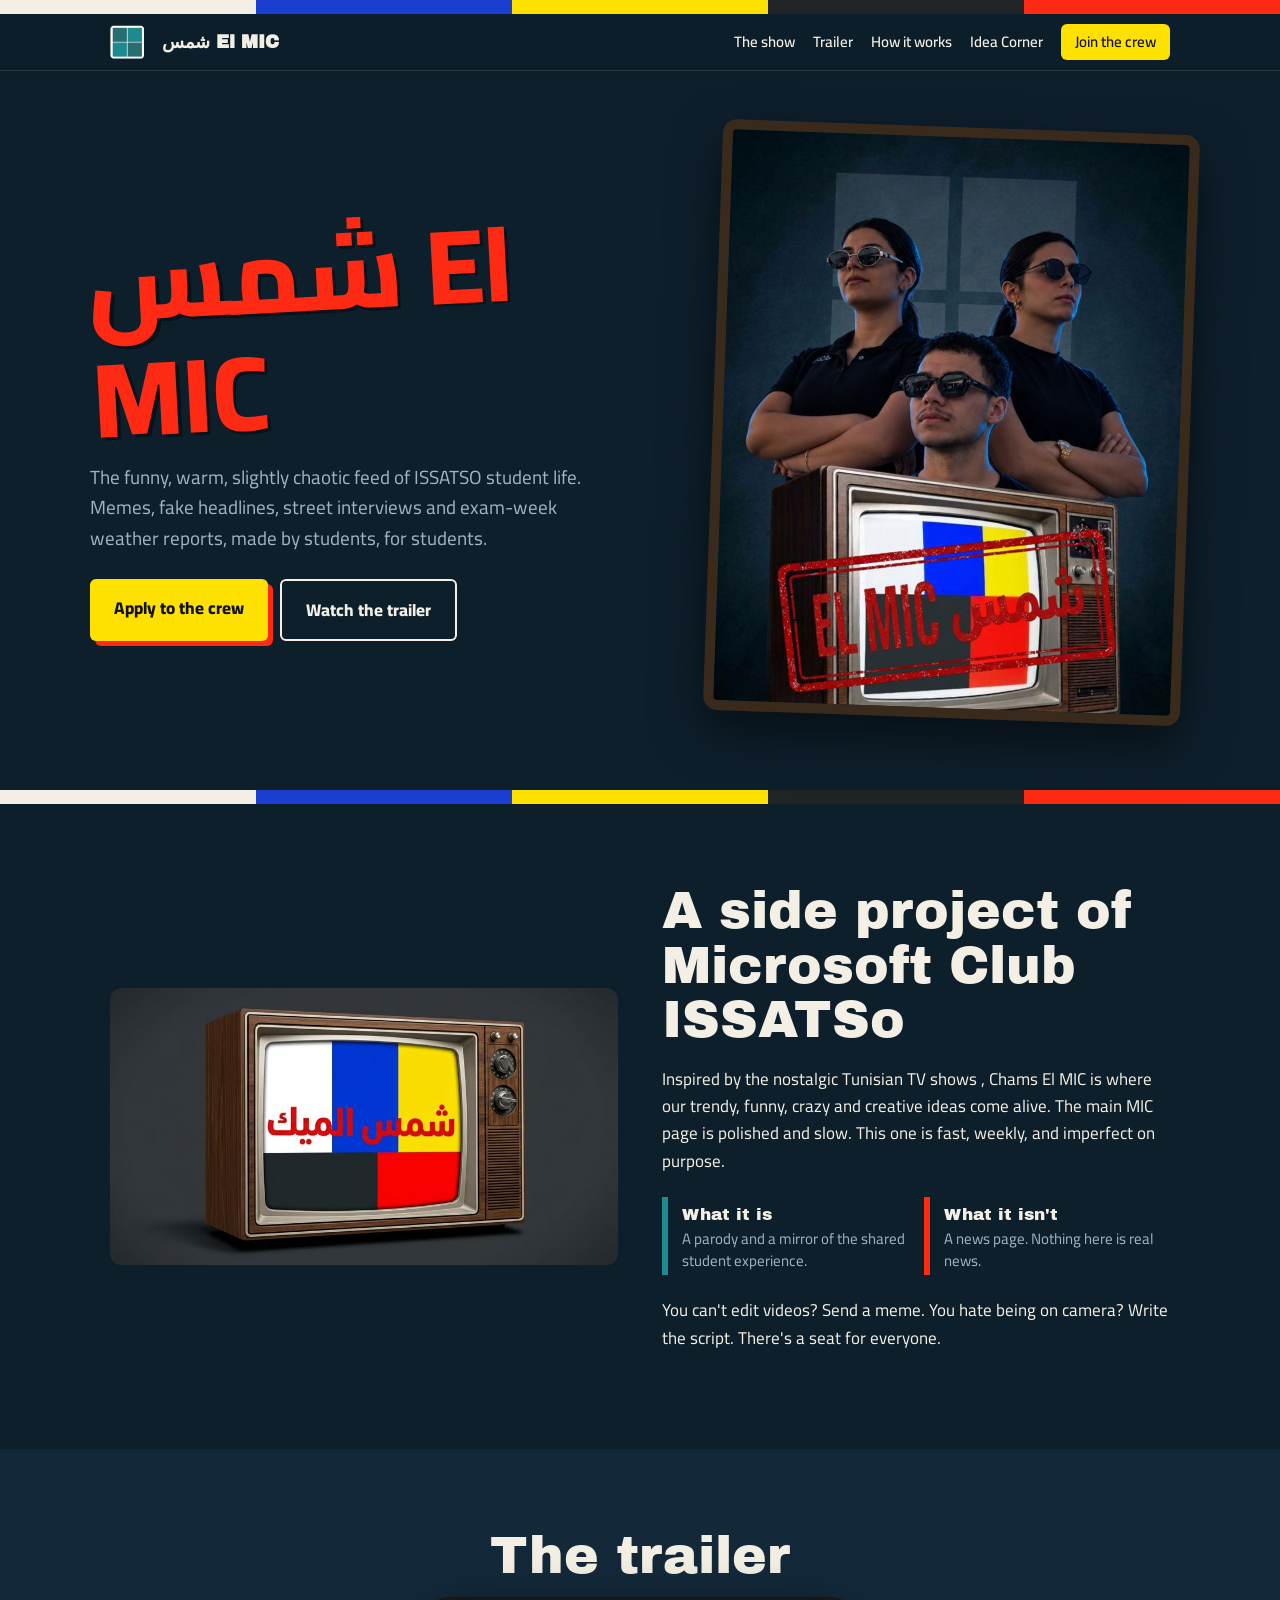
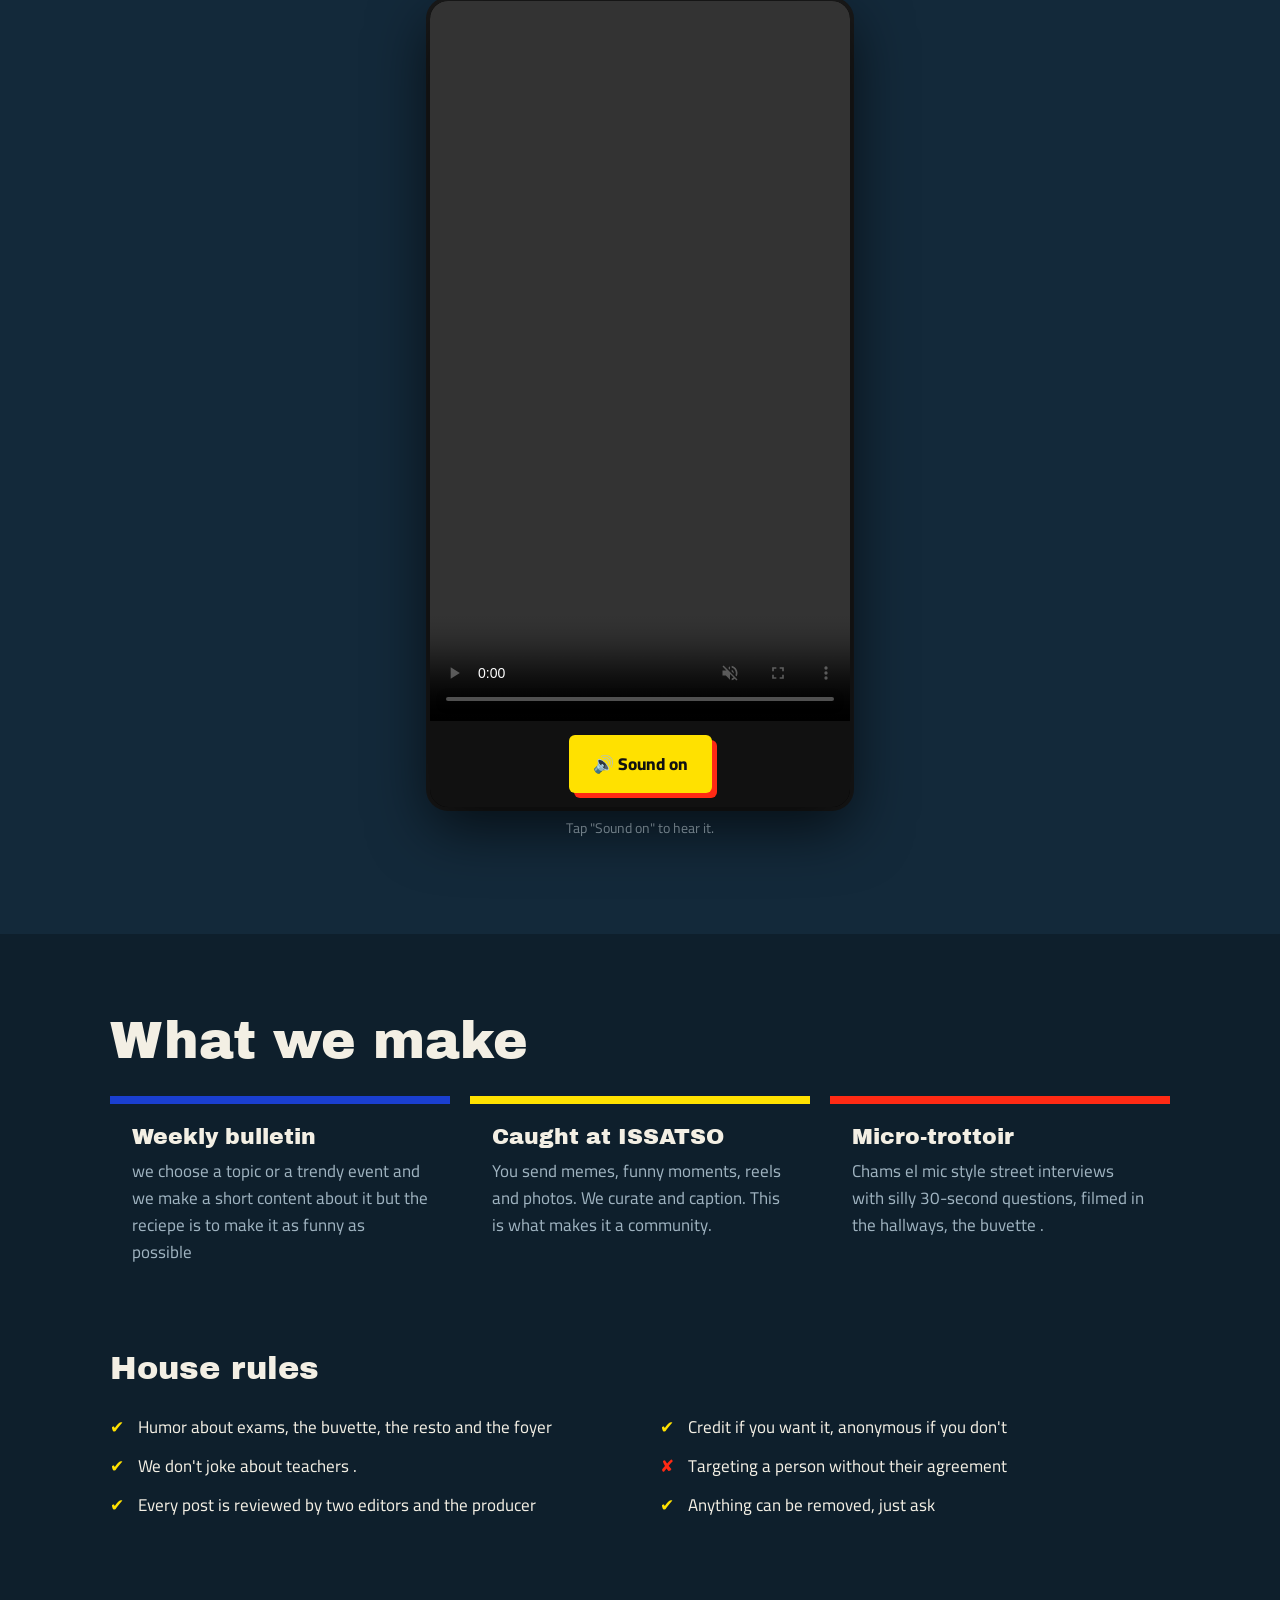
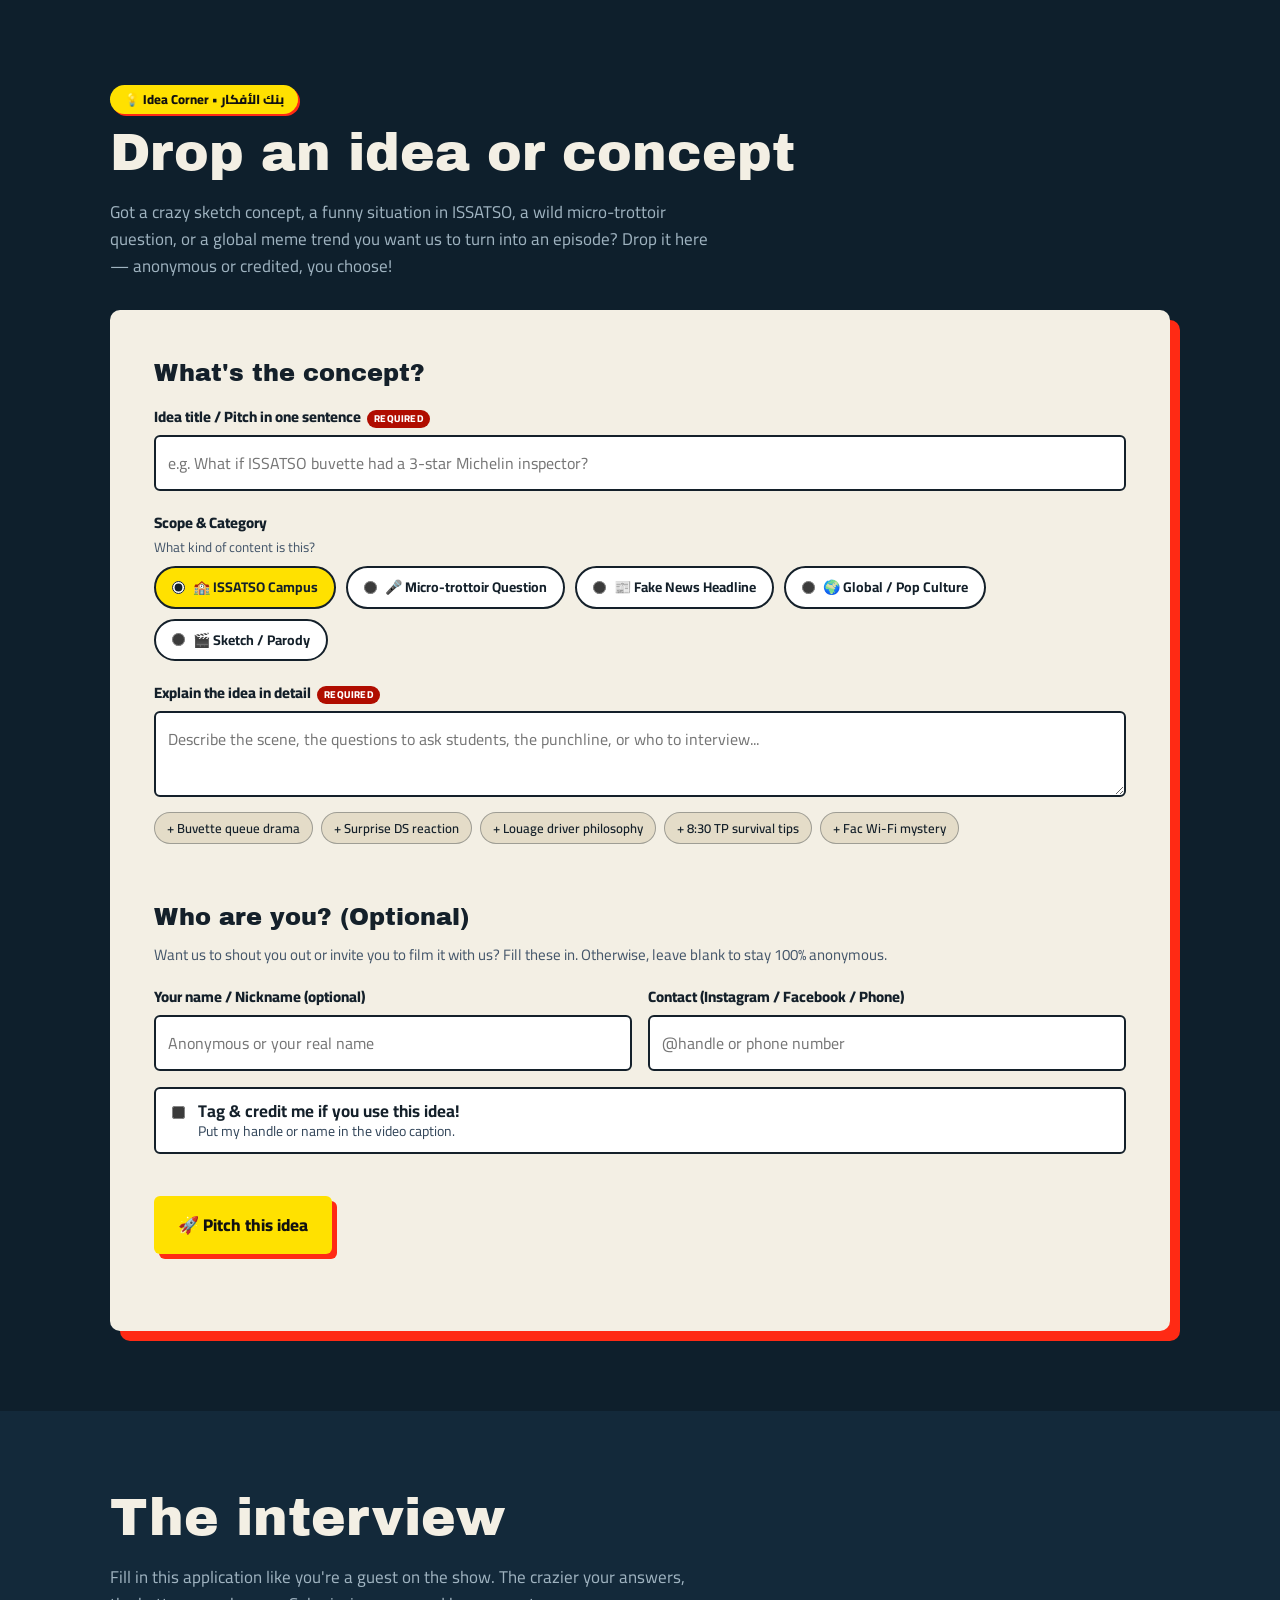
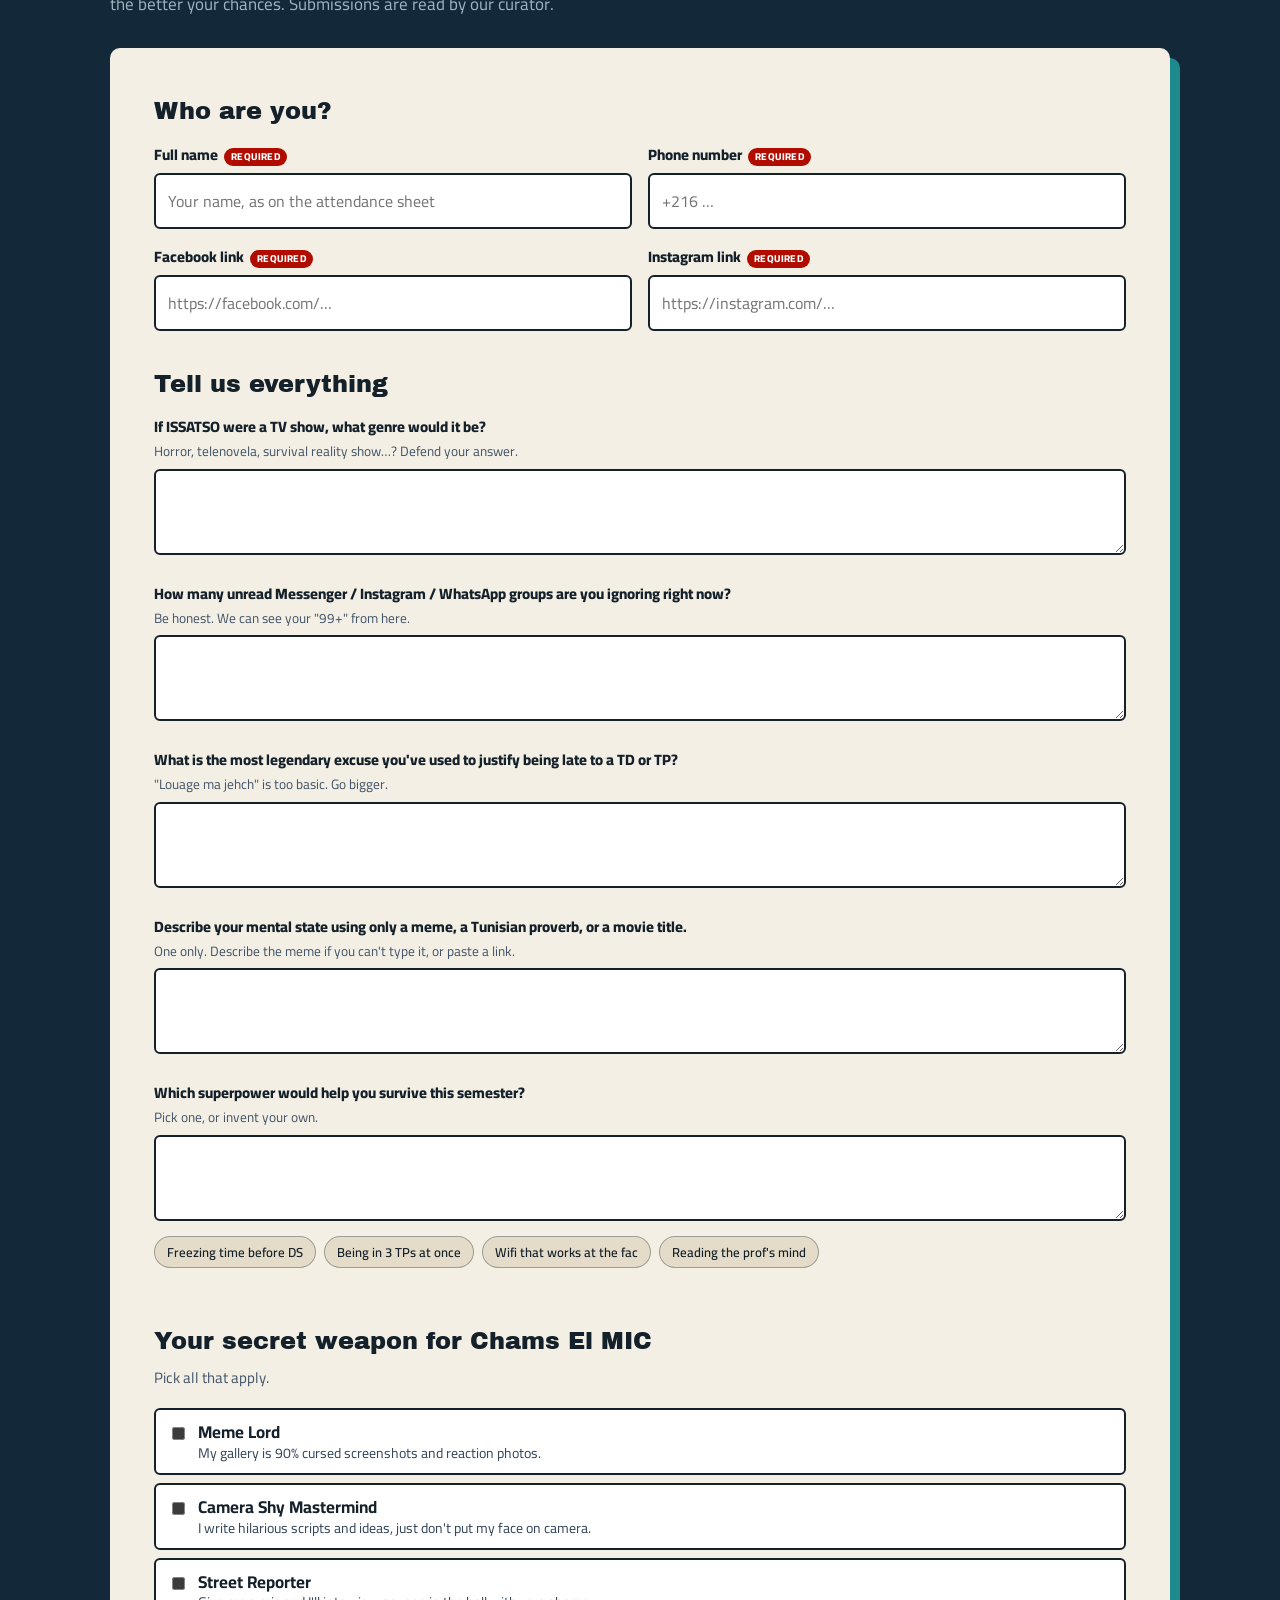
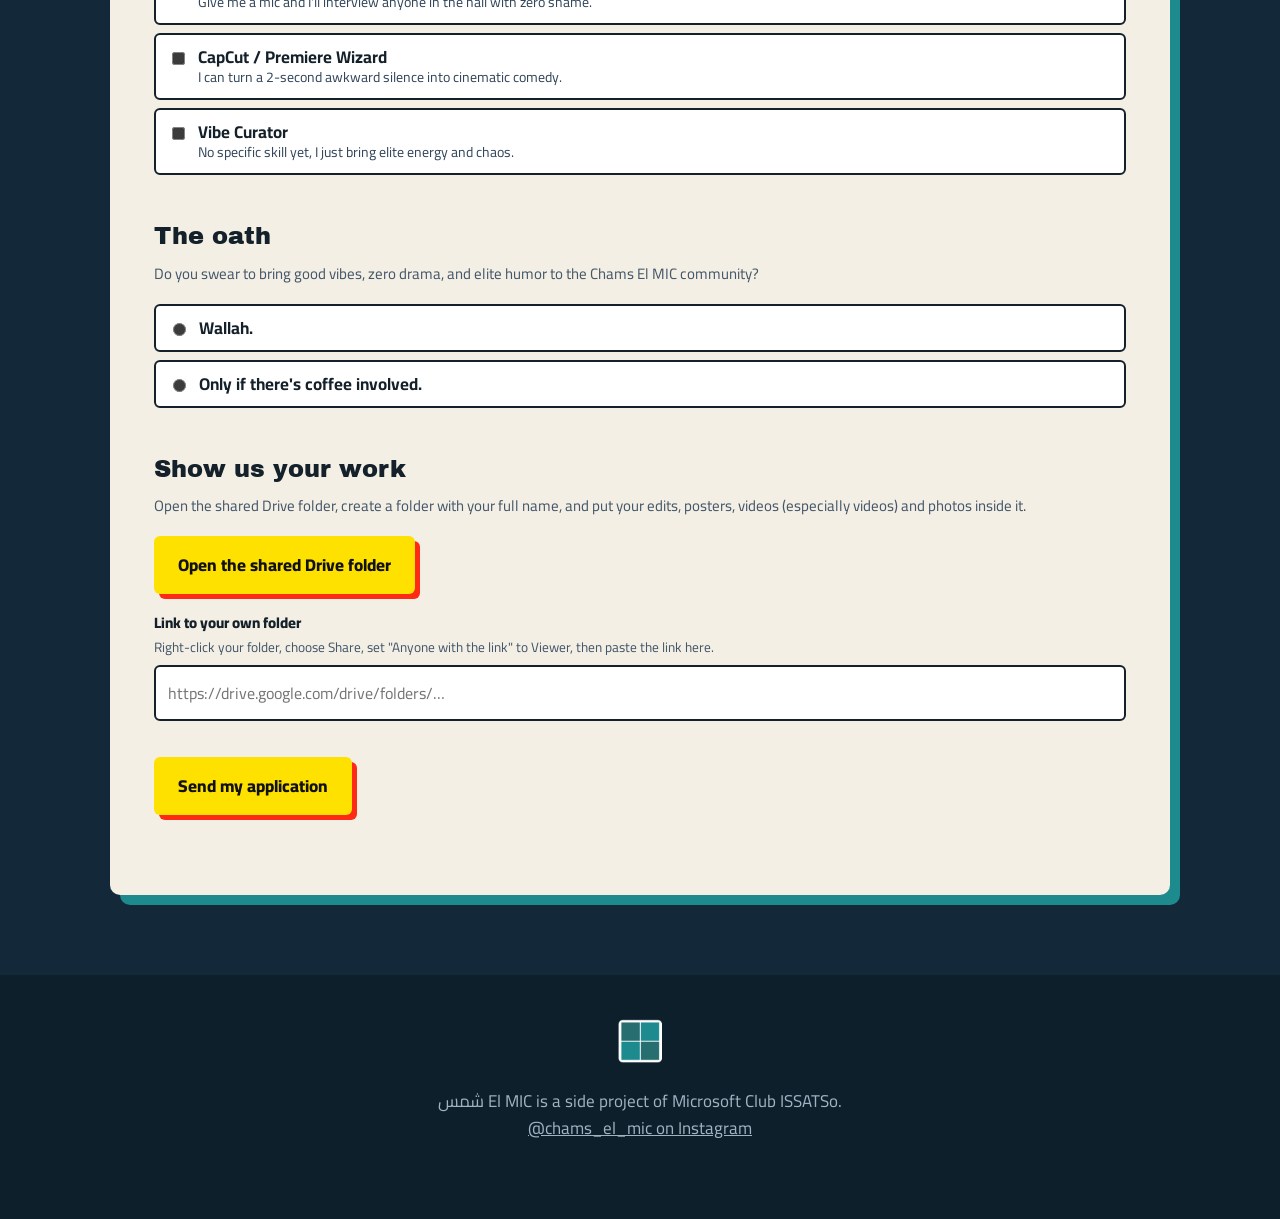
<file: index.html>
<!DOCTYPE html>
<html lang="en">

<head>
  <meta charset="utf-8">
  <meta name="viewport" content="width=device-width, initial-scale=1, viewport-fit=cover">
  <title>شمس El MIC — Join the crew</title>
  <link rel="icon"
    href="data:image/svg+xml,%3Csvg xmlns='http://www.w3.org/2000/svg' viewBox='0 0 100 100'%3E%3Ctext y='.9em' font-size='90'%3E📺%3C/text%3E%3C/svg%3E">
  <link href="https://fonts.googleapis.com/css2?family=Archivo+Black&family=Cairo:wght@400;600;800&display=swap"
    rel="stylesheet">
  <link rel="stylesheet" href="styles.css">
</head>

<body>
  <div class="bars"></div>
  <nav>
    <div class="in"><img
        src="[data-uri]"
        alt="Microsoft Club ISSATSo logo"><b>شمس El MIC</b>
      <a class="l" href="#about">The show</a><a class="l" href="#trailer">Trailer</a><a class="l" href="#how">How it
        works</a><a class="l" href="#ideas">Idea Corner</a><a class="btn" href="#join">Join the crew</a>
    </div>
  </nav>

  <header class="wrap hero">
    <div>
      <h1><span class="ar">شمس El MIC</span></h1>
      <p>The funny, warm, slightly chaotic feed of ISSATSO student life. Memes, fake headlines, street interviews and
        exam-week weather reports, made by students, for students.</p>
      <div class="cta"><a class="b y" href="#join">Apply to the crew</a><a class="b o" href="#trailer">Watch the
          trailer</a></div>
    </div>
    <img class="poster"
      src="[data-uri]"
      alt="Three students in sunglasses behind a retro TV stamped Chams El MIC">
  </header>
  <div class="bars"></div>

  <section id="about">
    <div class="wrap two">
      <img
        src="[data-uri]"
        alt="Retro TV showing the Chams El MIC test card">
      <div>
        <h2>A side project of Microsoft Club ISSATSo</h2>
        <p>Inspired by the nostalgic Tunisian TV shows , Chams El MIC is where our trendy, funny, crazy
          and creative ideas come alive. The main MIC page is polished and slow. This one is fast, weekly, and imperfect
          on purpose.</p>
        <div class="what">
          <div><b>What it is</b><span>A parody and a mirror of the shared student experience.</span></div>
          <div class="no"><b>What it isn't</b><span>A news page. Nothing here is real news.</span></div>
        </div>
        <p class="offer-note">You can't edit videos? Send a meme. You hate being on camera? Write the script.
          There's a seat for everyone.</p>
      </div>
    </div>
  </section>

  <section id="trailer" class="sec2">
    <div class="wrap">
      <h2 class="section-heading-centered">The trailer</h2>
      <div class="cinema">
        <div class="cinema-screen" id="screen"></div>
        <div class="cinema-controls">
          <button class="b y" id="mute" type="button" hidden>🔊 Sound on</button>
        </div>
      </div>
      <p class="trailer-note" id="tnote"></p>
    </div>
  </section>

  <section id="how">
    <div class="wrap">
      <h2>What we make</h2>
      <div class="steps">
        <article>
          <h3>Weekly bulletin</h3>
          <p>we choose a topic or a trendy event and we make a short content about it but the reciepe is to make it as
            funny as possible </p>
        </article>
        <article>
          <h3>Caught at ISSATSO</h3>
          <p>You send memes, funny moments, reels and photos. We curate and caption. This is what makes it a community.
          </p>
        </article>
        <article>
          <h3>Micro-trottoir</h3>
          <p>Chams el mic style street interviews with silly 30-second questions, filmed in the hallways, the buvette .
          </p>
        </article>
      </div>
      <h2 class="house-rules-heading">House rules</h2>
      <ul class="charter">
        <li>Humor about exams, the buvette, the resto and the foyer</li>
        <li>We don't joke about teachers .</li>
        <li>Every post is reviewed by two editors and the producer</li>
        <li>Credit if you want it, anonymous if you don't</li>
        <li class="n">Targeting a person without their agreement</li>
        <li>Anything can be removed, just ask</li>
      </ul>
    </div>
  </section>

  <section id="ideas">
    <div class="wrap">
      <div class="ideas-header">
        <span class="idea-tag">💡 Idea Corner • بنك الأفكار</span>
        <h2>Drop an idea or concept</h2>
        <p class="application-intro">Got a crazy sketch concept, a funny situation in ISSATSO, a wild micro-trottoir question, or a global meme trend you want us to turn into an episode? Drop it here — anonymous or credited, you choose!</p>
      </div>

      <form id="ideaForm" novalidate>
        <div id="ideabody">
          <fieldset>
            <legend>What's the concept?</legend>
            <div class="q">
              <label class="f">Idea title / Pitch in one sentence<small class="req-note">Required</small>
                <input type="text" name="idea_title" required placeholder="e.g. What if ISSATSO buvette had a 3-star Michelin inspector?">
              </label>
            </div>

            <div class="q">
              <label class="f">Scope & Category<small>What kind of content is this?</small></label>
              <div class="idea-types">
                <label class="opt-mini">
                  <input type="radio" name="idea_category" value="ISSATSO Campus Life" checked>
                  <span>🏫 ISSATSO Campus</span>
                </label>
                <label class="opt-mini">
                  <input type="radio" name="idea_category" value="Micro-trottoir Question">
                  <span>🎤 Micro-trottoir Question</span>
                </label>
                <label class="opt-mini">
                  <input type="radio" name="idea_category" value="Fake News / Bulletin">
                  <span>📰 Fake News Headline</span>
                </label>
                <label class="opt-mini">
                  <input type="radio" name="idea_category" value="Global / Pop Culture Meme">
                  <span>🌍 Global / Pop Culture</span>
                </label>
                <label class="opt-mini">
                  <input type="radio" name="idea_category" value="Sketch / Video Parody">
                  <span>🎬 Sketch / Parody</span>
                </label>
              </div>
            </div>

            <div class="q">
              <label class="f">Explain the idea in detail<small class="req-note">Required</small>
                <textarea name="idea_details" id="idea_details_input" required placeholder="Describe the scene, the questions to ask students, the punchline, or who to interview..."></textarea>
              </label>
              <div class="chips" data-for="idea_details_input">
                <button type="button">+ Buvette queue drama</button>
                <button type="button">+ Surprise DS reaction</button>
                <button type="button">+ Louage driver philosophy</button>
                <button type="button">+ 8:30 TP survival tips</button>
                <button type="button">+ Fac Wi-Fi mystery</button>
              </div>
            </div>
          </fieldset>

          <fieldset>
            <legend>Who are you? (Optional)</legend>
            <p class="sub">Want us to shout you out or invite you to film it with us? Fill these in. Otherwise, leave blank to stay 100% anonymous.</p>
            <div class="g">
              <label class="f">Your name / Nickname (optional)
                <input type="text" name="idea_author" placeholder="Anonymous or your real name">
              </label>
              <label class="f">Contact (Instagram / Facebook / Phone)
                <input type="text" name="idea_contact" placeholder="@handle or phone number">
              </label>
            </div>
            <div class="opt-credit">
              <label class="opt">
                <input type="checkbox" name="idea_credit_on_screen" value="yes">
                <div><b>Tag & credit me if you use this idea!</b><span>Put my handle or name in the video caption.</span></div>
              </label>
            </div>
          </fieldset>

          <div class="form-actions">
            <button class="b y" type="submit" id="submitIdeaBtn">🚀 Pitch this idea</button>
          </div>
          <div class="err" id="ideaErr" role="alert"></div>
        </div>

        <div id="ideaOk" class="idea-success-box" tabindex="-1">
          <h3>💥 Idea in the brainstorm bin!</h3>
          <p>Thanks for the fuel. Our crew reads through every concept. If this makes it to a shoot, you're officially part of the madness.</p>
          <div class="cta">
            <button type="button" class="b y" id="anotherIdeaBtn">Drop another idea</button>
            <a class="b o dark-button" href="https://www.instagram.com/chams_el_mic/" target="_blank" rel="noopener">DM us on Instagram</a>
          </div>
        </div>
      </form>
    </div>
  </section>

  <section id="join" class="sec2">
    <div class="wrap">
      <h2>The interview</h2>
      <p class="application-intro">Fill in this application like you're a guest on the show. The crazier
        your answers, the better your chances. Submissions are read by our curator.</p>
      <form id="f" novalidate>
        <div id="formbody">
          <fieldset>
            <legend>Who are you?</legend>
            <div class="g">
              <label class="f">Full name<small class="req-note">Required</small><input type="text" name="name" required autocomplete="name"
                  placeholder="Your name, as on the attendance sheet"></label>
              <label class="f">Phone number<small class="req-note">Required</small><input type="tel" name="phone" required autocomplete="tel"
                  placeholder="+216 …"></label>
              <label class="f">Facebook link<small class="req-note">Required</small><input type="url" name="facebook" required
                  placeholder="https://facebook.com/…"></label>
              <label class="f">Instagram link<small class="req-note">Required</small><input type="url" name="instagram" required
                  placeholder="https://instagram.com/…"></label>
            </div>
          </fieldset>
          <fieldset>
            <legend>Tell us everything</legend>
            <div class="q"><label class="f">If ISSATSO were a TV show, what genre would it be?<small>Horror, telenovela,
                  survival reality show…? Defend your answer.</small><textarea name="q_genre"></textarea></label></div>
            <div class="q"><label class="f">How many unread Messenger / Instagram / WhatsApp groups are you ignoring
                right now?<small>Be honest. We can see your "99+" from here.</small><textarea
                  name="q_groups"></textarea></label></div>
            <div class="q"><label class="f">What is the most legendary excuse you've used to justify being late to a TD
                or TP?<small>"Louage ma jehch" is too basic. Go bigger.</small><textarea
                  name="q_excuse"></textarea></label></div>
            <div class="q"><label class="f">Describe your mental state using only a meme, a Tunisian proverb, or a movie
                title.<small>One only. Describe the meme if you can't type it, or paste a link.</small><textarea
                  name="q_mind"></textarea></label></div>
            <div class="q"><label class="f">Which superpower would help you survive this semester?<small>Pick one, or
                  invent your own.</small><textarea name="q_power" id="power"></textarea></label>
              <div class="chips" data-for="power"><button type="button">Freezing time before DS</button><button
                  type="button">Being in 3 TPs at once</button><button type="button">Wifi that works at the
                  fac</button><button type="button">Reading the prof's mind</button></div>
            </div>
          </fieldset>
          <fieldset>
            <legend>Your secret weapon for Chams El MIC</legend>
            <p class="sub">Pick all that apply.</p>
            <label class="opt"><input type="checkbox" name="weapon" value="Meme Lord">
              <div><b>Meme Lord</b><span>My gallery is 90% cursed screenshots and reaction photos.</span></div>
            </label>
            <label class="opt"><input type="checkbox" name="weapon" value="Camera Shy Mastermind">
              <div><b>Camera Shy Mastermind</b><span>I write hilarious scripts and ideas, just don't put my face on
                  camera.</span></div>
            </label>
            <label class="opt"><input type="checkbox" name="weapon" value="Street Reporter">
              <div><b>Street Reporter</b><span>Give me a mic and I'll interview anyone in the hall with zero
                  shame.</span></div>
            </label>
            <label class="opt"><input type="checkbox" name="weapon" value="CapCut/Premiere Wizard">
              <div><b>CapCut / Premiere Wizard</b><span>I can turn a 2-second awkward silence into cinematic
                  comedy.</span></div>
            </label>
            <label class="opt"><input type="checkbox" name="weapon" value="Vibe Curator">
              <div><b>Vibe Curator</b><span>No specific skill yet, I just bring elite energy and chaos.</span></div>
            </label>
          </fieldset>
          <fieldset>
            <legend>The oath</legend>
            <p class="sub">Do you swear to bring good vibes, zero drama, and elite humor to the Chams El MIC community?
            </p>
            <label class="opt"><input type="radio" name="oath" value="Wallah I swear" required>
              <div><b>Wallah.</b></div>
            </label>
            <label class="opt"><input type="radio" name="oath" value="Only if there's coffee involved">
              <div><b>Only if there's coffee involved.</b></div>
            </label>
          </fieldset>
          <fieldset>
            <legend>Show us your work</legend>
            <p class="sub">Open the shared Drive folder, create a folder with your full name, and put your edits,
              posters, videos (especially videos) and photos inside it.</p>
            <p><a class="b y"
                href="https://drive.google.com/drive/folders/1q2_h8qsWK98lzIp7lBUk5NIuYo87Y4Lu?usp=sharing"
                target="_blank" rel="noopener">Open the shared Drive folder</a></p>
            <label class="f">Link to your own folder<small>Right-click your folder, choose Share, set "Anyone with the
                link" to Viewer, then paste the link here.</small><input type="url" name="drive"
                placeholder="https://drive.google.com/drive/folders/…"></label>
          </fieldset>
          <div class="form-actions">
            <button class="b y" type="submit" id="go">Send my application</button>
            <button class="b o" type="button" id="dlpdf">⬇ Download as PDF</button>
          </div>
          <div class="err" id="err" role="alert"></div>
        </div>
        <div id="ok" tabindex="-1"></div>
      </form>
    </div>
  </section>

  <footer>
    <div class="wrap"><img
        src="[data-uri]"
        alt="">
      <p>شمس El MIC is a side project of Microsoft Club ISSATSo.<br><a href="https://www.instagram.com/chams_el_mic/"
          target="_blank" rel="noopener">@chams_el_mic on Instagram</a></p>
    </div>
  </footer>

  <script src="script.js" defer></script>
</body>

</html>
</file>
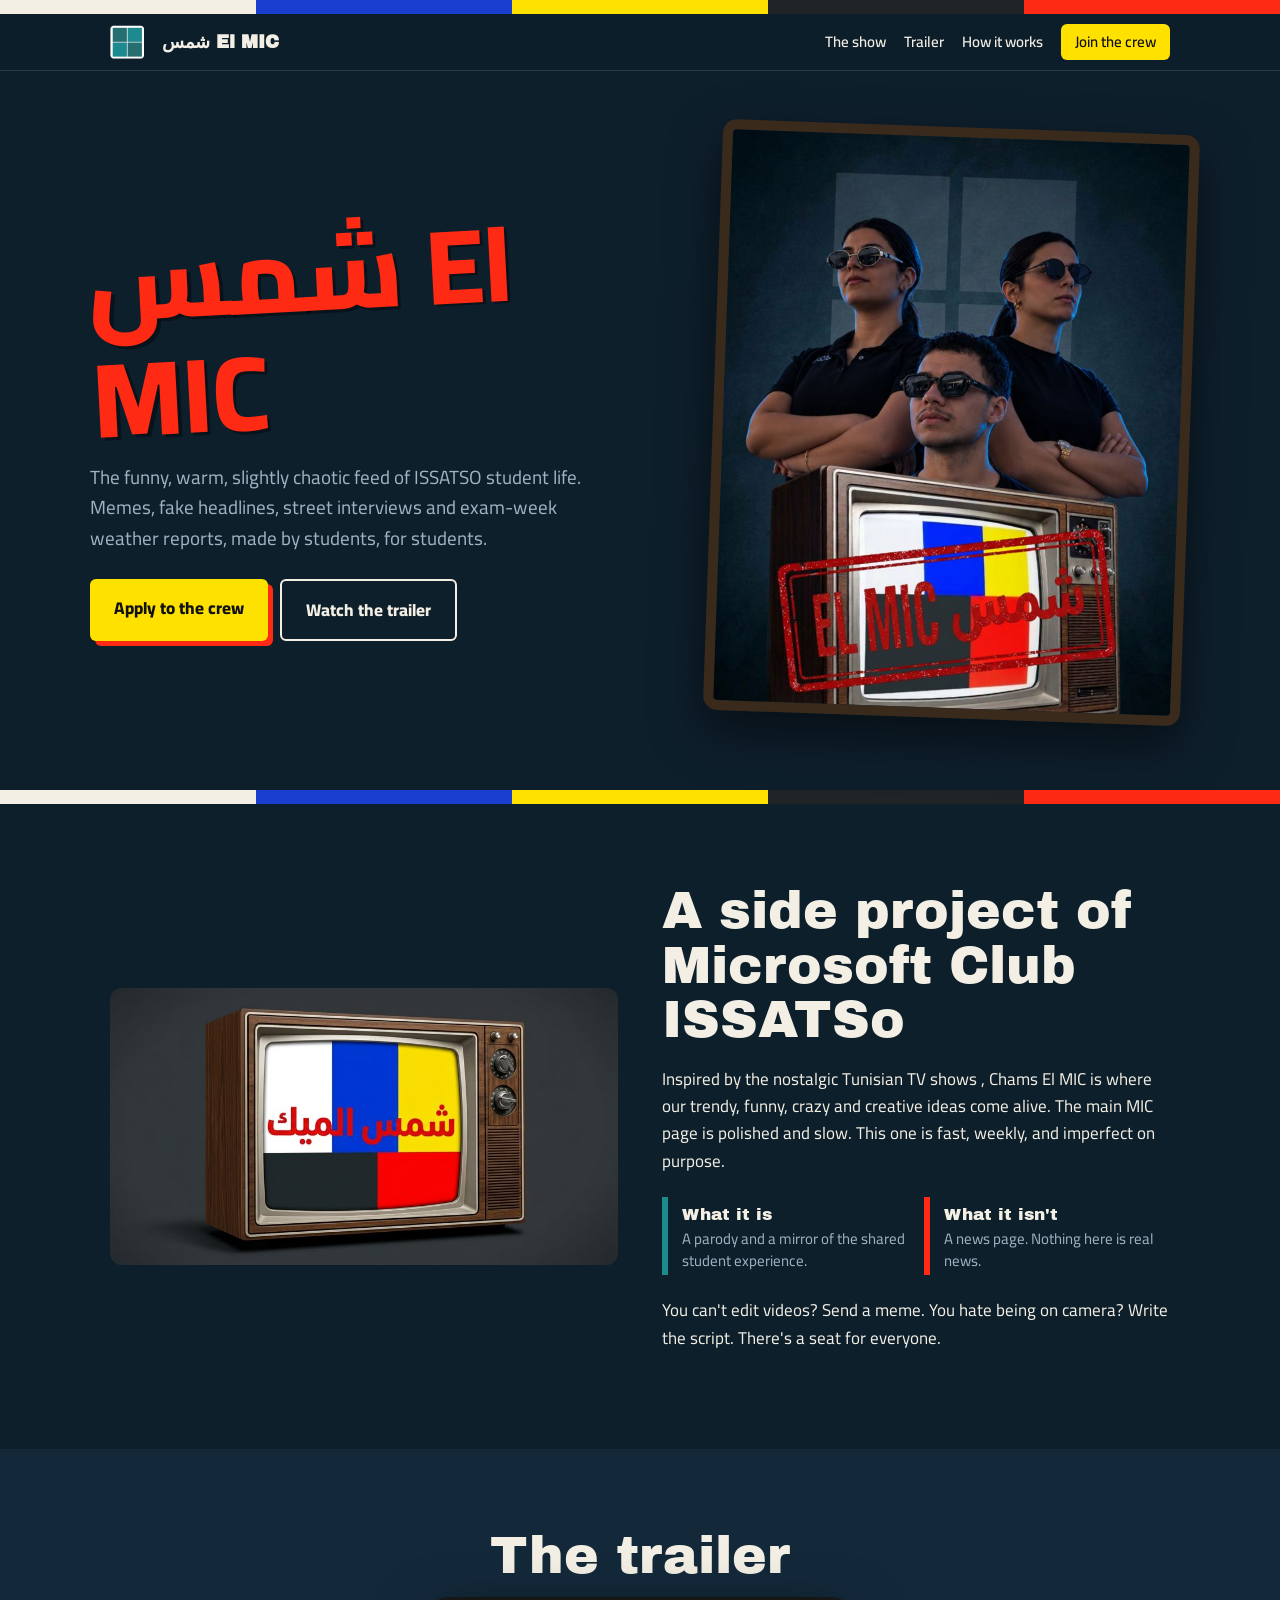
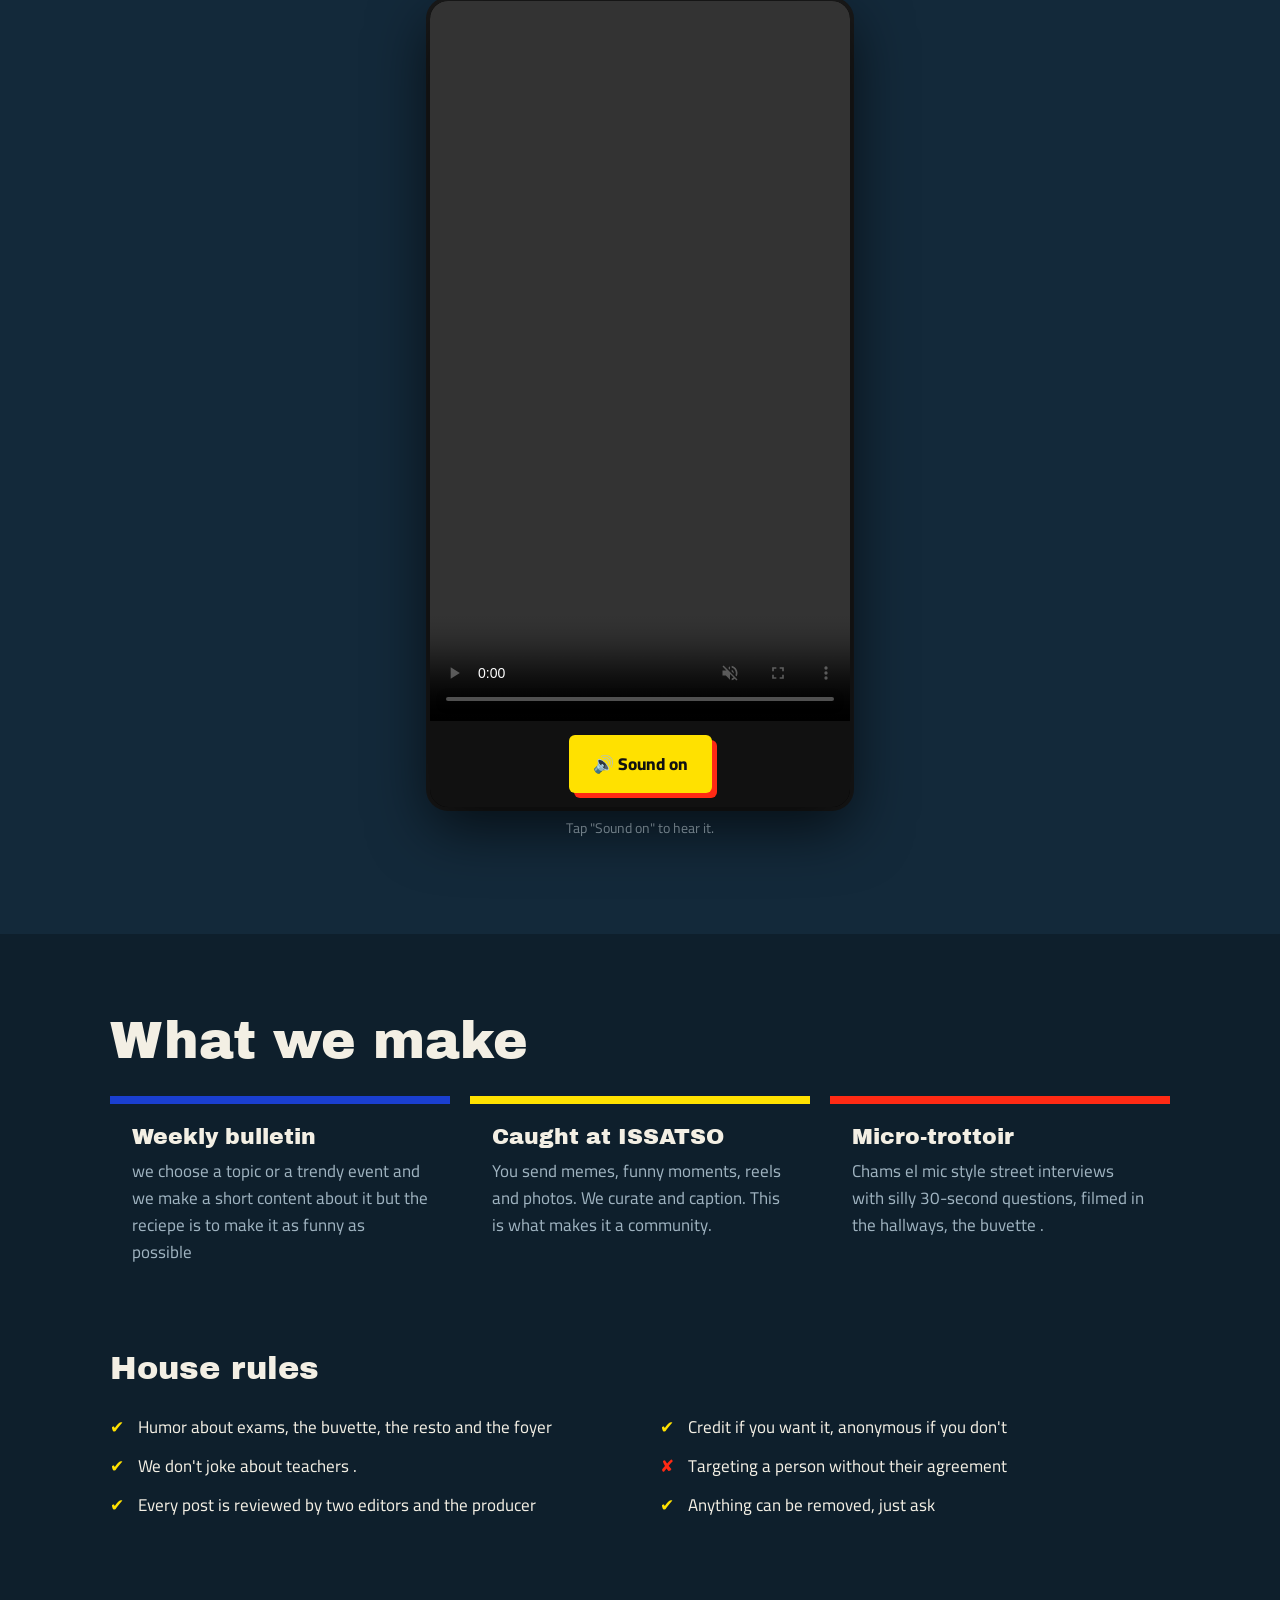
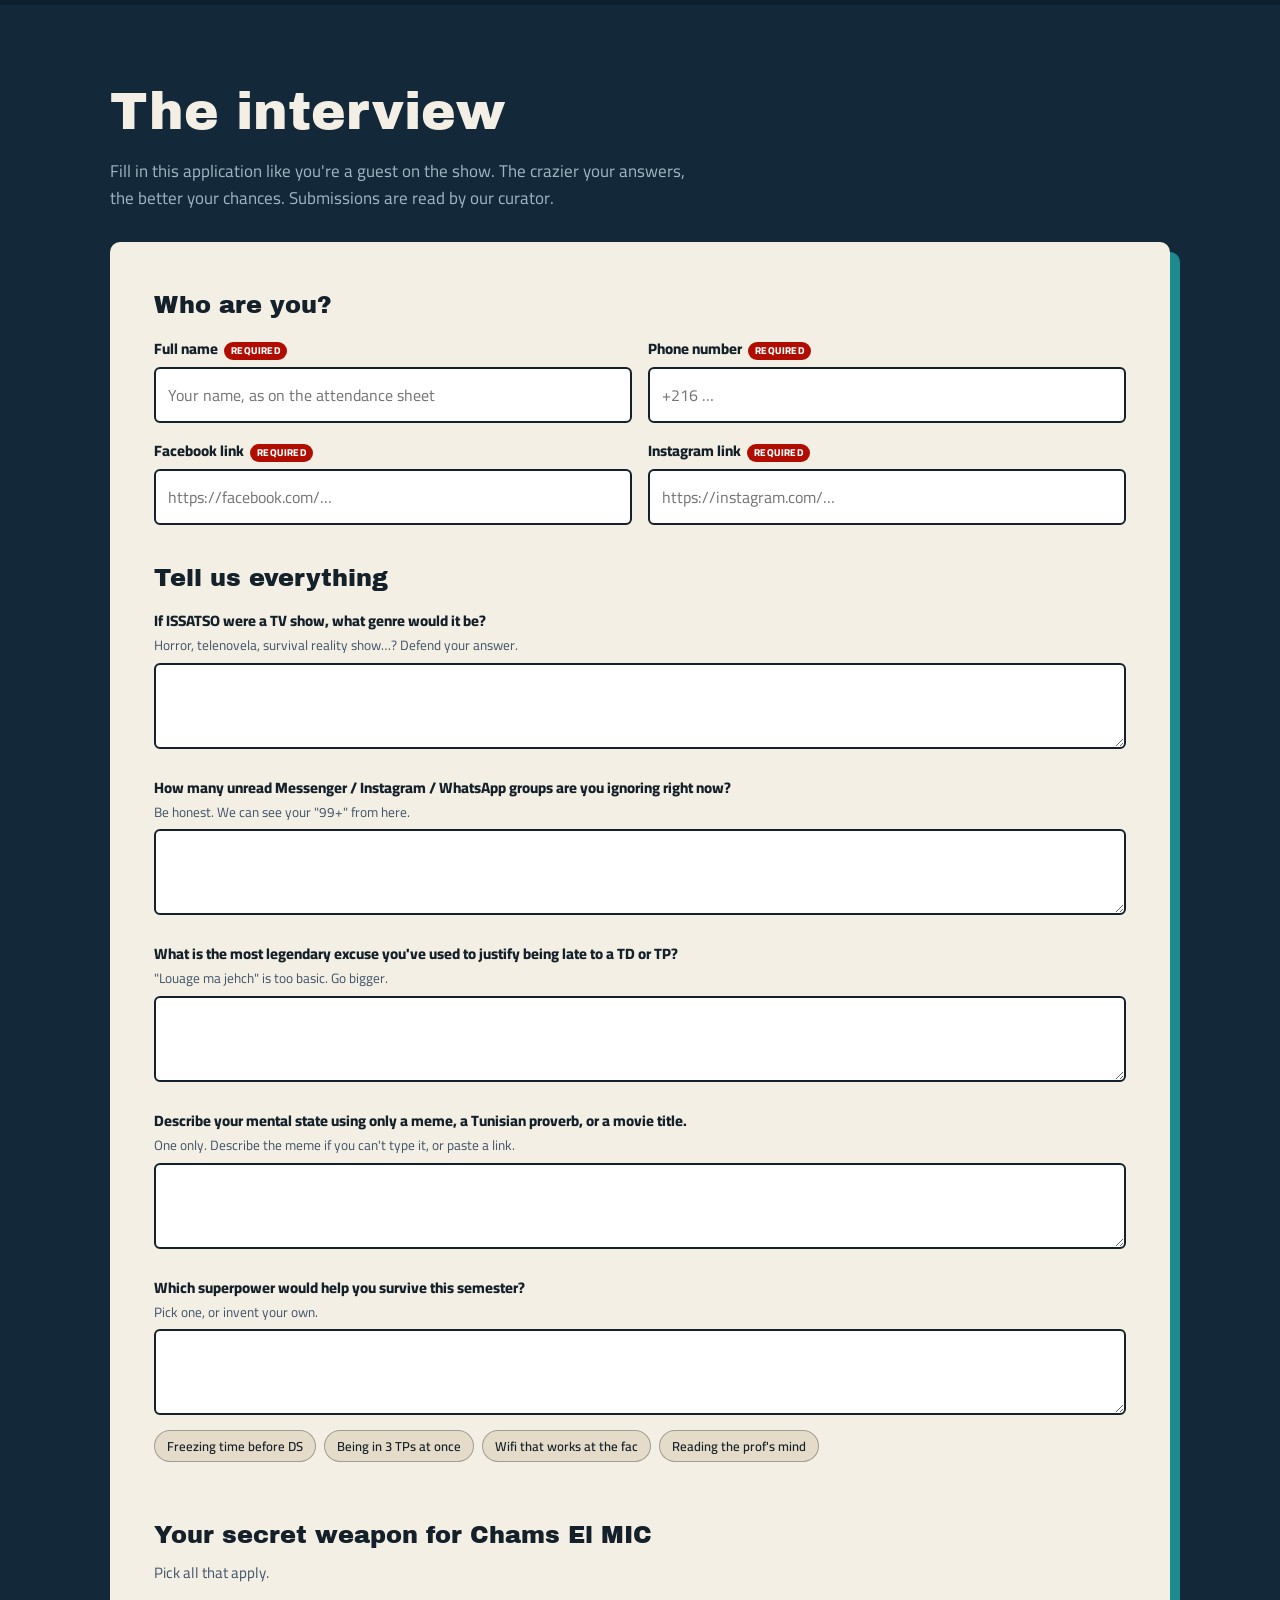
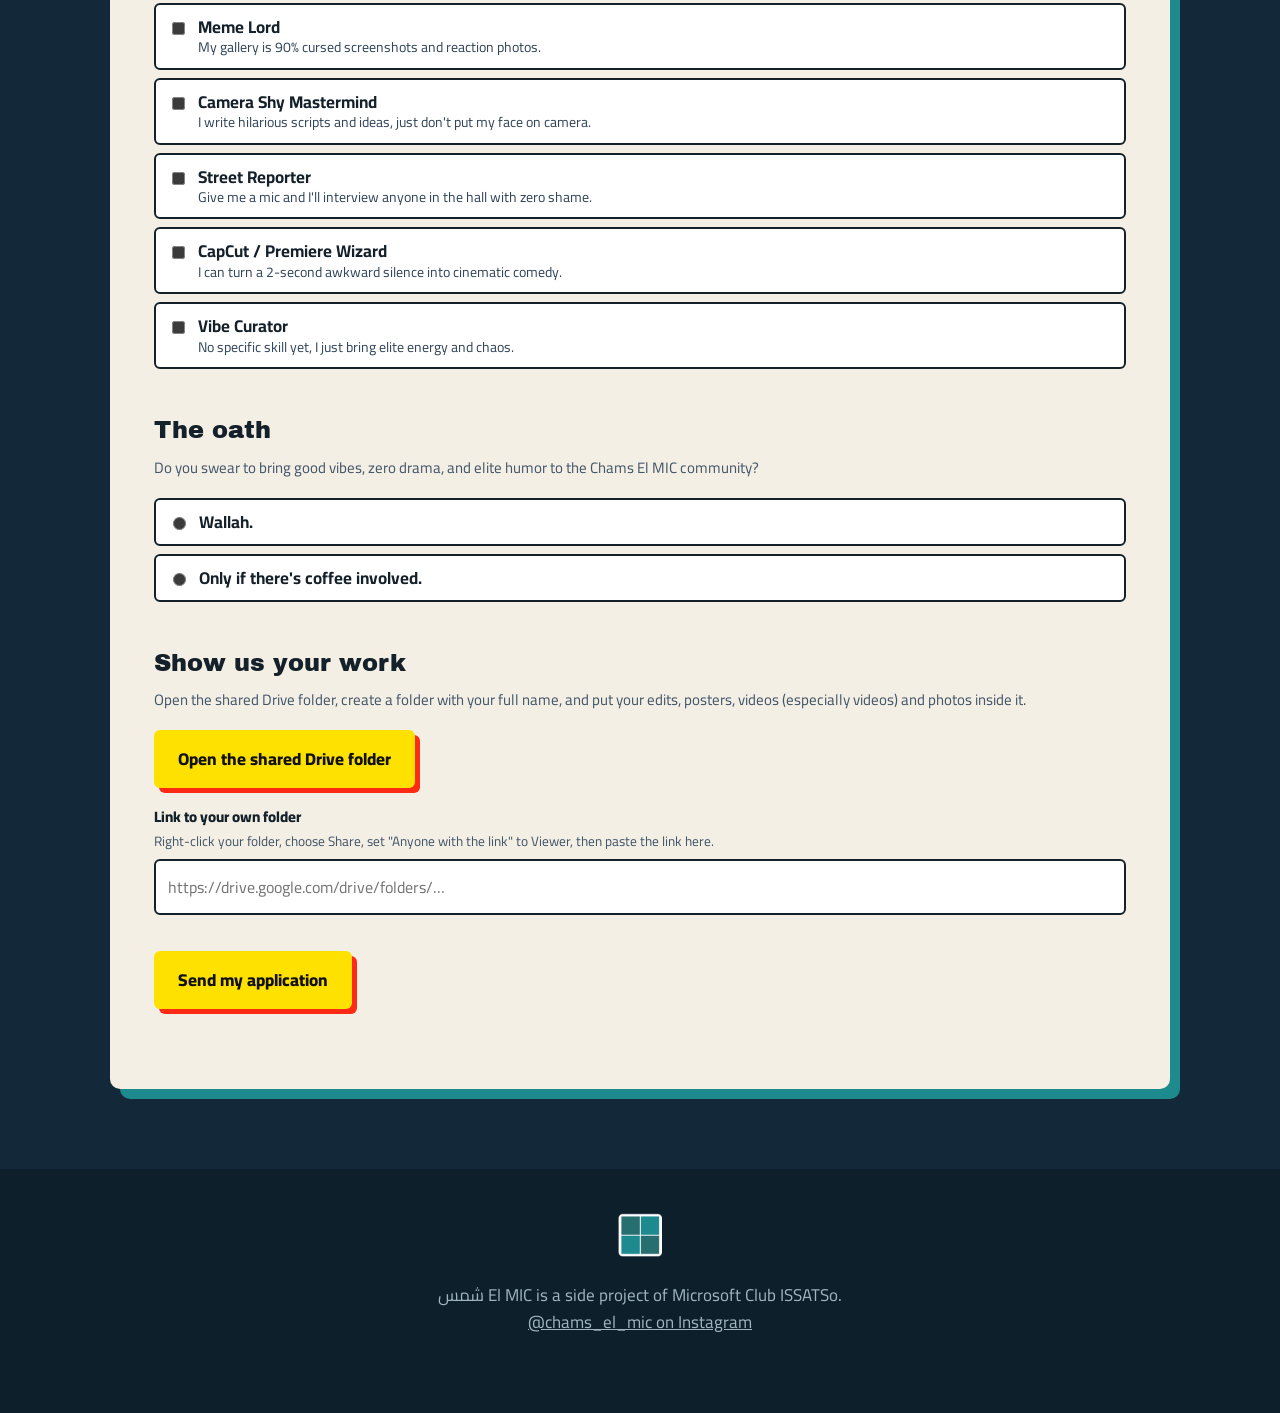
<file: شمس El MIC — Join the crew.html>
<!DOCTYPE html>
<html lang="en">

<head>
  <meta charset="utf-8">
  <meta name="viewport" content="width=device-width, initial-scale=1, viewport-fit=cover">
  <title>شمس El MIC — Join the crew</title>
  <link rel="icon"
    href="data:image/svg+xml,%3Csvg xmlns='http://www.w3.org/2000/svg' viewBox='0 0 100 100'%3E%3Ctext y='.9em' font-size='90'%3E📺%3C/text%3E%3C/svg%3E">
  <link href="https://fonts.googleapis.com/css2?family=Archivo+Black&family=Cairo:wght@400;600;800&display=swap"
    rel="stylesheet">
  <link rel="stylesheet" href="styles.css">
</head>

<body>
  <div class="bars"></div>
  <nav>
    <div class="in"><img
        src="[data-uri]"
        alt="Microsoft Club ISSATSo logo"><b>شمس El MIC</b>
      <a class="l" href="#about">The show</a><a class="l" href="#trailer">Trailer</a><a class="l" href="#how">How it
        works</a><a class="btn" href="#join">Join the crew</a>
    </div>
  </nav>

  <header class="wrap hero">
    <div>
      <h1><span class="ar">شمس El MIC</span></h1>
      <p>The funny, warm, slightly chaotic feed of ISSATSO student life. Memes, fake headlines, street interviews and
        exam-week weather reports, made by students, for students.</p>
      <div class="cta"><a class="b y" href="#join">Apply to the crew</a><a class="b o" href="#trailer">Watch the
          trailer</a></div>
    </div>
    <img class="poster"
      src="[data-uri]"
      alt="Three students in sunglasses behind a retro TV stamped Chams El MIC">
  </header>
  <div class="bars"></div>

  <section id="about">
    <div class="wrap two">
      <img
        src="[data-uri]"
        alt="Retro TV showing the Chams El MIC test card">
      <div>
        <h2>A side project of Microsoft Club ISSATSo</h2>
        <p>Inspired by the nostalgic Tunisian TV shows , Chams El MIC is where our trendy, funny, crazy
          and creative ideas come alive. The main MIC page is polished and slow. This one is fast, weekly, and imperfect
          on purpose.</p>
        <div class="what">
          <div><b>What it is</b><span>A parody and a mirror of the shared student experience.</span></div>
          <div class="no"><b>What it isn't</b><span>A news page. Nothing here is real news.</span></div>
        </div>
        <p class="offer-note">You can't edit videos? Send a meme. You hate being on camera? Write the script.
          There's a seat for everyone.</p>
      </div>
    </div>
  </section>

  <section id="trailer" class="sec2">
    <div class="wrap">
      <h2 class="section-heading-centered">The trailer</h2>
      <div class="cinema">
        <div class="cinema-screen" id="screen"></div>
        <div class="cinema-controls">
          <button class="b y" id="mute" type="button" hidden>🔊 Sound on</button>
        </div>
      </div>
      <p class="trailer-note" id="tnote"></p>
    </div>
  </section>

  <section id="how">
    <div class="wrap">
      <h2>What we make</h2>
      <div class="steps">
        <article>
          <h3>Weekly bulletin</h3>
          <p>we choose a topic or a trendy event and we make a short content about it but the reciepe is to make it as
            funny as possible </p>
        </article>
        <article>
          <h3>Caught at ISSATSO</h3>
          <p>You send memes, funny moments, reels and photos. We curate and caption. This is what makes it a community.
          </p>
        </article>
        <article>
          <h3>Micro-trottoir</h3>
          <p>Chams el mic style street interviews with silly 30-second questions, filmed in the hallways, the buvette .
          </p>
        </article>
      </div>
      <h2 class="house-rules-heading">House rules</h2>
      <ul class="charter">
        <li>Humor about exams, the buvette, the resto and the foyer</li>
        <li>We don't joke about teachers .</li>
        <li>Every post is reviewed by two editors and the producer</li>
        <li>Credit if you want it, anonymous if you don't</li>
        <li class="n">Targeting a person without their agreement</li>
        <li>Anything can be removed, just ask</li>
      </ul>
    </div>
  </section>

  <section id="join" class="sec2">
    <div class="wrap">
      <h2>The interview</h2>
      <p class="application-intro">Fill in this application like you're a guest on the show. The crazier
        your answers, the better your chances. Submissions are read by our curator.</p>
      <form id="f" novalidate>
        <div id="formbody">
          <fieldset>
            <legend>Who are you?</legend>
            <div class="g">
              <label class="f">Full name<small class="req-note">Required</small><input type="text" name="name" required autocomplete="name"
                  placeholder="Your name, as on the attendance sheet"></label>
              <label class="f">Phone number<small class="req-note">Required</small><input type="tel" name="phone" required autocomplete="tel"
                  placeholder="+216 …"></label>
              <label class="f">Facebook link<small class="req-note">Required</small><input type="url" name="facebook" required
                  placeholder="https://facebook.com/…"></label>
              <label class="f">Instagram link<small class="req-note">Required</small><input type="url" name="instagram" required
                  placeholder="https://instagram.com/…"></label>
            </div>
          </fieldset>
          <fieldset>
            <legend>Tell us everything</legend>
            <div class="q"><label class="f">If ISSATSO were a TV show, what genre would it be?<small>Horror, telenovela,
                  survival reality show…? Defend your answer.</small><textarea name="q_genre"></textarea></label></div>
            <div class="q"><label class="f">How many unread Messenger / Instagram / WhatsApp groups are you ignoring
                right now?<small>Be honest. We can see your "99+" from here.</small><textarea
                  name="q_groups"></textarea></label></div>
            <div class="q"><label class="f">What is the most legendary excuse you've used to justify being late to a TD
                or TP?<small>"Louage ma jehch" is too basic. Go bigger.</small><textarea
                  name="q_excuse"></textarea></label></div>
            <div class="q"><label class="f">Describe your mental state using only a meme, a Tunisian proverb, or a movie
                title.<small>One only. Describe the meme if you can't type it, or paste a link.</small><textarea
                  name="q_mind"></textarea></label></div>
            <div class="q"><label class="f">Which superpower would help you survive this semester?<small>Pick one, or
                  invent your own.</small><textarea name="q_power" id="power"></textarea></label>
              <div class="chips" data-for="power"><button type="button">Freezing time before DS</button><button
                  type="button">Being in 3 TPs at once</button><button type="button">Wifi that works at the
                  fac</button><button type="button">Reading the prof's mind</button></div>
            </div>
          </fieldset>
          <fieldset>
            <legend>Your secret weapon for Chams El MIC</legend>
            <p class="sub">Pick all that apply.</p>
            <label class="opt"><input type="checkbox" name="weapon" value="Meme Lord">
              <div><b>Meme Lord</b><span>My gallery is 90% cursed screenshots and reaction photos.</span></div>
            </label>
            <label class="opt"><input type="checkbox" name="weapon" value="Camera Shy Mastermind">
              <div><b>Camera Shy Mastermind</b><span>I write hilarious scripts and ideas, just don't put my face on
                  camera.</span></div>
            </label>
            <label class="opt"><input type="checkbox" name="weapon" value="Street Reporter">
              <div><b>Street Reporter</b><span>Give me a mic and I'll interview anyone in the hall with zero
                  shame.</span></div>
            </label>
            <label class="opt"><input type="checkbox" name="weapon" value="CapCut/Premiere Wizard">
              <div><b>CapCut / Premiere Wizard</b><span>I can turn a 2-second awkward silence into cinematic
                  comedy.</span></div>
            </label>
            <label class="opt"><input type="checkbox" name="weapon" value="Vibe Curator">
              <div><b>Vibe Curator</b><span>No specific skill yet, I just bring elite energy and chaos.</span></div>
            </label>
          </fieldset>
          <fieldset>
            <legend>The oath</legend>
            <p class="sub">Do you swear to bring good vibes, zero drama, and elite humor to the Chams El MIC community?
            </p>
            <label class="opt"><input type="radio" name="oath" value="Wallah I swear" required>
              <div><b>Wallah.</b></div>
            </label>
            <label class="opt"><input type="radio" name="oath" value="Only if there's coffee involved">
              <div><b>Only if there's coffee involved.</b></div>
            </label>
          </fieldset>
          <fieldset>
            <legend>Show us your work</legend>
            <p class="sub">Open the shared Drive folder, create a folder with your full name, and put your edits,
              posters, videos (especially videos) and photos inside it.</p>
            <p><a class="b y"
                href="https://drive.google.com/drive/folders/1q2_h8qsWK98lzIp7lBUk5NIuYo87Y4Lu?usp=sharing"
                target="_blank" rel="noopener">Open the shared Drive folder</a></p>
            <label class="f">Link to your own folder<small>Right-click your folder, choose Share, set "Anyone with the
                link" to Viewer, then paste the link here.</small><input type="url" name="drive"
                placeholder="https://drive.google.com/drive/folders/…"></label>
          </fieldset>
          <div class="form-actions">
            <button class="b y" type="submit" id="go">Send my application</button>
            <button class="b o" type="button" id="dlpdf">⬇ Download as PDF</button>
          </div>
          <div class="err" id="err" role="alert"></div>
        </div>
        <div id="ok" tabindex="-1"></div>
      </form>
    </div>
  </section>

  <footer>
    <div class="wrap"><img
        src="[data-uri]"
        alt="">
      <p>شمس El MIC is a side project of Microsoft Club ISSATSo.<br><a href="https://www.instagram.com/chams_el_mic/"
          target="_blank" rel="noopener">@chams_el_mic on Instagram</a></p>
    </div>
  </footer>

  <script src="script.js" defer></script>
</body>

</html>
</file>
<file: styles.css>
:root {
      --bg: #0e1f2c;
      --bg2: #13293a;
      --ink: #f3efe4;
      --mute: #9fb3c0;
      --blue: #1a3fd0;
      --yel: #ffe100;
      --red: #ff2a14;
      --teal: #1d8a8d;
      --char: #202426;
      --r: 6px;
      box-sizing: border-box;
      padding-top: env(safe-area-inset-top, 0px);
      padding-bottom: env(safe-area-inset-bottom, 0px)
    }

    @media (prefers-color-scheme:dark) {
      :root:not([data-theme="light"]) {
        --bg: #0e1f2c
      }
    }

    :root[data-theme="dark"] {
      --bg: #0e1f2c
    }

    html {
      scroll-padding-top: 70px;
      scroll-behavior: smooth;
      color-scheme: dark
    }

    * {
      box-sizing: border-box
    }

    body {
      margin: 0;
      background: var(--bg);
      color: var(--ink);
      font: 400 17px/1.6 Cairo, system-ui, sans-serif;
      overflow-x: hidden
    }

    h1,
    h2,
    h3 {
      font-family: 'Archivo Black', Cairo, sans-serif;
      font-weight: 400;
      line-height: 1.05;
      margin: 0
    }

    a {
      color: inherit
    }

    :focus-visible {
      outline: 3px solid var(--yel);
      outline-offset: 3px
    }

    .bars {
      height: 14px;
      background: linear-gradient(90deg, #f3efe4 0 20%, var(--blue) 20% 40%, var(--yel) 40% 60%, var(--char) 60% 80%, var(--red) 80%)
    }

    nav {
      position: sticky;
      top: 0;
      z-index: 20;
      background: rgba(14, 31, 44, .92);
      backdrop-filter: blur(8px);
      border-bottom: 1px solid #ffffff1f
    }

    nav .in {
      max-width: 1100px;
      margin: auto;
      padding: 10px 20px;
      display: flex;
      align-items: center;
      gap: 18px
    }

    nav img {
      width: 34px;
      height: 34px
    }

    nav b {
      font-family: 'Archivo Black';
      margin-right: auto;
      font-size: 18px
    }

    nav a {
      text-decoration: none;
      font-weight: 600;
      font-size: 15px
    }

    nav a.btn {
      background: var(--yel);
      color: #111;
      padding: 6px 14px;
      border-radius: var(--r)
    }

    @media(max-width:640px) {
      nav .l {
        display: none
      }
    }

    .wrap {
      max-width: 1100px;
      margin: auto;
      padding: 0 20px
    }

    section {
      padding: 80px 0
    }

    .hero {
      display: grid;
      grid-template-columns: 1.1fr .9fr;
      gap: 40px;
      align-items: center;
      padding: 56px 0 72px
    }

    .hero h1 {
      font-size: clamp(44px, 8vw, 92px)
    }

    .hero h1 .ar {
      display: block;
      color: var(--red);
      font-family: Cairo;
      font-weight: 800;
      font-size: 1.15em;
      line-height: 1.1;
      transform: rotate(-3deg);
      margin: 6px 0 10px;
      text-shadow: 3px 3px 0 #0006
    }

    .hero p {
      max-width: 46ch;
      color: var(--mute);
      font-size: 19px
    }

    .cta {
      display: flex;
      gap: 12px;
      flex-wrap: wrap;
      margin-top: 26px
    }

    .b {
      display: inline-block;
      border: 0;
      cursor: pointer;
      font: 800 17px Cairo;
      padding: 13px 24px;
      border-radius: var(--r);
      text-decoration: none
    }

    .b.y {
      background: var(--yel);
      color: #111;
      box-shadow: 5px 5px 0 var(--red)
    }

    .b.o {
      border: 2px solid var(--ink);
      color: var(--ink);
      background: none
    }

    .b:active {
      transform: translate(2px, 2px)
    }

    .poster {
      border: 10px solid #3a2a1c;
      border-radius: 14px;
      box-shadow: 0 20px 50px #0008;
      transform: rotate(2deg);
      width: 100%;
      display: block
    }

    @media(max-width:820px) {
      .hero {
        grid-template-columns: 1fr
      }

      .poster {
        max-width: 420px;
        margin: auto
      }
    }

    h2 {
      font-size: clamp(32px, 5vw, 52px);
      margin-bottom: 18px
    }

    .two {
      display: grid;
      grid-template-columns: 1fr 1fr;
      gap: 44px;
      align-items: center
    }

    @media(max-width:820px) {
      .two {
        grid-template-columns: 1fr
      }
    }

    .two img {
      width: 100%;
      border-radius: 12px
    }

    .what {
      display: grid;
      grid-template-columns: 1fr 1fr;
      gap: 16px;
      margin-top: 22px
    }

    .what div {
      border-left: 6px solid var(--teal);
      padding: 4px 0 4px 14px
    }

    .what div.no {
      border-color: var(--red)
    }

    .what b {
      display: block;
      font-family: 'Archivo Black';
      font-weight: 400
    }

    .what span {
      color: var(--mute);
      font-size: 15px;
      display: block;
      line-height: 1.45
    }

    .cinema {
      position: relative;
      max-width: 100%;
      margin: 0 auto;
      border-radius: 18px;
      overflow: hidden;
      box-shadow: 0 20px 60px #000a, 0 0 0 4px #1a1a1a;
      background: #000;
    }

    .cinema-screen {
      position: relative;
      width: 100%;
      aspect-ratio: 9/16;
      max-height: 80vh;
      background: #000;
      overflow: hidden;
    }

    @media(min-width:600px) {
      .cinema {
        max-width: 480px;
      }
    }

    @media(min-width:900px) {
      .cinema {
        max-width: 420px;
      }
    }

    .cinema-screen video,
    .cinema-screen iframe {
      width: 100%;
      height: 100%;
      border: 0;
      display: block;
      object-fit: contain;
      background: #000;
    }

    .cinema-controls {
      display: flex;
      gap: 10px;
      justify-content: center;
      flex-wrap: wrap;
      padding: 14px 0;
      background: #111;
    }

    .trailer-note {
      text-align: center;
      color: var(--mute);
      font-size: 14px;
      margin-top: 10px
    }

    .sec2 {
      background: var(--bg2)
    }

    .steps {
      display: grid;
      grid-template-columns: repeat(3, 1fr);
      gap: 20px;
      margin-top: 28px
    }

    @media(max-width:820px) {
      .steps {
        grid-template-columns: 1fr
      }
    }

    .steps article {
      padding: 22px;
      background: var(--bg);
      border-top: 8px solid var(--blue)
    }

    .steps article:nth-child(2) {
      border-color: var(--yel)
    }

    .steps article:nth-child(3) {
      border-color: var(--red)
    }

    .steps h3 {
      font-size: 22px;
      margin-bottom: 8px
    }

    .steps p {
      margin: 0;
      color: var(--mute)
    }

    .charter {
      columns: 2;
      gap: 40px;
      margin: 22px 0 0;
      padding: 0;
      list-style: none
    }

    @media(max-width:700px) {
      .charter {
        columns: 1
      }
    }

    .charter li {
      break-inside: avoid;
      padding: 6px 0 6px 28px;
      position: relative
    }

    .charter li:before {
      content: "✔";
      position: absolute;
      left: 0;
      color: var(--yel)
    }

    .charter li.n:before {
      content: "✘";
      color: var(--red)
    }

    form {
      background: #f3efe4;
      color: #14202a;
      padding: clamp(20px, 4vw, 44px);
      border-radius: 10px;
      box-shadow: 10px 10px 0 var(--teal);
      margin-top: 30px
    }

    fieldset {
      border: 0;
      padding: 0;
      margin: 0 0 34px
    }

    legend {
      font-family: 'Archivo Black';
      font-size: 24px;
      padding: 0 0 12px;
      color: #14202a
    }

    .sub {
      margin: -6px 0 18px;
      color: #44566a;
      font-size: 15px
    }

    .g {
      display: grid;
      grid-template-columns: 1fr 1fr;
      gap: 16px
    }

    @media(max-width:700px) {
      .g {
        grid-template-columns: 1fr
      }
    }

    label.f {
      display: block;
      font-weight: 800;
      font-size: 15px
    }

    .f small {
      display: block;
      font-weight: 400;
      color: #44566a;
      font-size: 13.5px;
      margin-top: 2px
    }

    input[type=text],
    input[type=url],
    input[type=tel],
    textarea {
      width: 100%;
      margin-top: 6px;
      padding: 11px 12px;
      border: 2px solid #14202a;
      border-radius: var(--r);
      background: #fff;
      font: 400 16px Cairo;
      color: #14202a
    }

    textarea {
      min-height: 84px;
      resize: vertical
    }

    .q {
      margin-bottom: 20px
    }

    .chips {
      display: flex;
      gap: 8px;
      flex-wrap: wrap;
      margin-top: 8px
    }

    .chips button {
      font: 600 13px Cairo;
      background: #e4dcc8;
      border: 1px solid #14202a55;
      border-radius: 99px;
      padding: 3px 12px;
      cursor: pointer;
      color: #14202a
    }

    .opt {
      display: flex;
      gap: 10px;
      align-items: flex-start;
      padding: 11px 12px;
      border: 2px solid #14202a;
      border-radius: var(--r);
      margin-bottom: 8px;
      cursor: pointer;
      background: #fff
    }

    .opt:has(input:checked) {
      background: var(--yel)
    }

    .opt input {
      margin-top: 6px;
      accent-color: #14202a
    }

    .opt b {
      display: block;
      line-height: 1.3
    }

    .opt span {
      font-size: 14px;
      color: #33465a;
      line-height: 1.35;
      display: block
    }

    .form-actions {
      display: flex;
      gap: 12px;
      flex-wrap: wrap;
      align-items: center;
      margin-bottom: 10px
    }

    .req-note,
    .f small.req-note {
      display: inline-block;
      font-size: 10px;
      font-weight: 800;
      color: #fff;
      background: #b00d00;
      padding: 1px 7px;
      border-radius: 99px;
      letter-spacing: .04em;
      text-transform: uppercase;
      margin-left: 6px;
      vertical-align: middle
    }

    .err {
      color: #b00d00;
      font-weight: 800;
      margin-top: 10px;
      min-height: 1.4em
    }

    #ok {
      display: none;
      text-align: center;
      padding: 30px 10px
    }

    #ok h3 {
      font-size: 34px;
      color: #14202a
    }

    #ok pre {
      text-align: left;
      white-space: pre-wrap;
      background: #fff;
      border: 2px dashed #14202a;
      padding: 14px;
      border-radius: 8px;
      max-height: 240px;
      overflow: auto;
      font: 400 13px Cairo
    }

    footer {
      padding: 44px 0 60px;
      text-align: center;
      color: var(--mute)
    }

    footer img {
      width: 44px
    }
  

    .offer-note {
      margin-top: 22px
    }

    .section-heading-centered {
      text-align: center
    }

    .house-rules-heading {
      margin-top: 64px;
      font-size: 32px
    }

    .application-intro {
      max-width: 60ch;
      color: var(--mute)
    }

    .b.o.dark-button {
      color: #14202a;
      border-color: #14202a
    }

    .form-hidden {
      display: none
    }

    #ok.is-visible {
      display: block
    }

    /* ── Idea Corner ── */
    .idea-tag {
      background: var(--yel);
      color: #111;
      font-weight: 800;
      font-size: 13px;
      padding: 4px 14px;
      border-radius: 99px;
      display: inline-block;
      margin-bottom: 12px;
      box-shadow: 2px 2px 0 var(--red);
    }

    #ideaForm {
      box-shadow: 10px 10px 0 var(--red);
    }

    .idea-types {
      display: flex;
      flex-wrap: wrap;
      gap: 10px;
      margin-top: 8px;
    }

    .opt-mini {
      display: flex;
      align-items: center;
      gap: 8px;
      background: #fff;
      border: 2px solid #14202a;
      border-radius: 99px;
      padding: 8px 16px;
      font-weight: 700;
      font-size: 14px;
      cursor: pointer;
      color: #14202a;
      transition: background 0.15s, transform 0.1s;
    }

    .opt-mini:active {
      transform: scale(0.98);
    }

    .opt-mini:has(input:checked) {
      background: var(--yel);
      border-color: #14202a;
    }

    .opt-mini input {
      accent-color: #14202a;
      margin: 0;
    }

    .opt-credit {
      margin-top: 16px;
    }

    .idea-success-box {
      display: none;
      text-align: center;
      padding: 36px 16px;
    }

    .idea-success-box.is-visible {
      display: block;
    }

    .idea-success-box h3 {
      font-size: clamp(26px, 4vw, 36px);
      color: #14202a;
      margin-bottom: 12px;
    }

    .idea-success-box p {
      max-width: 52ch;
      margin: 0 auto 24px;
      color: #44566a;
      font-size: 17px;
    }

    .idea-success-box .cta {
      justify-content: center;
    }
</file>
